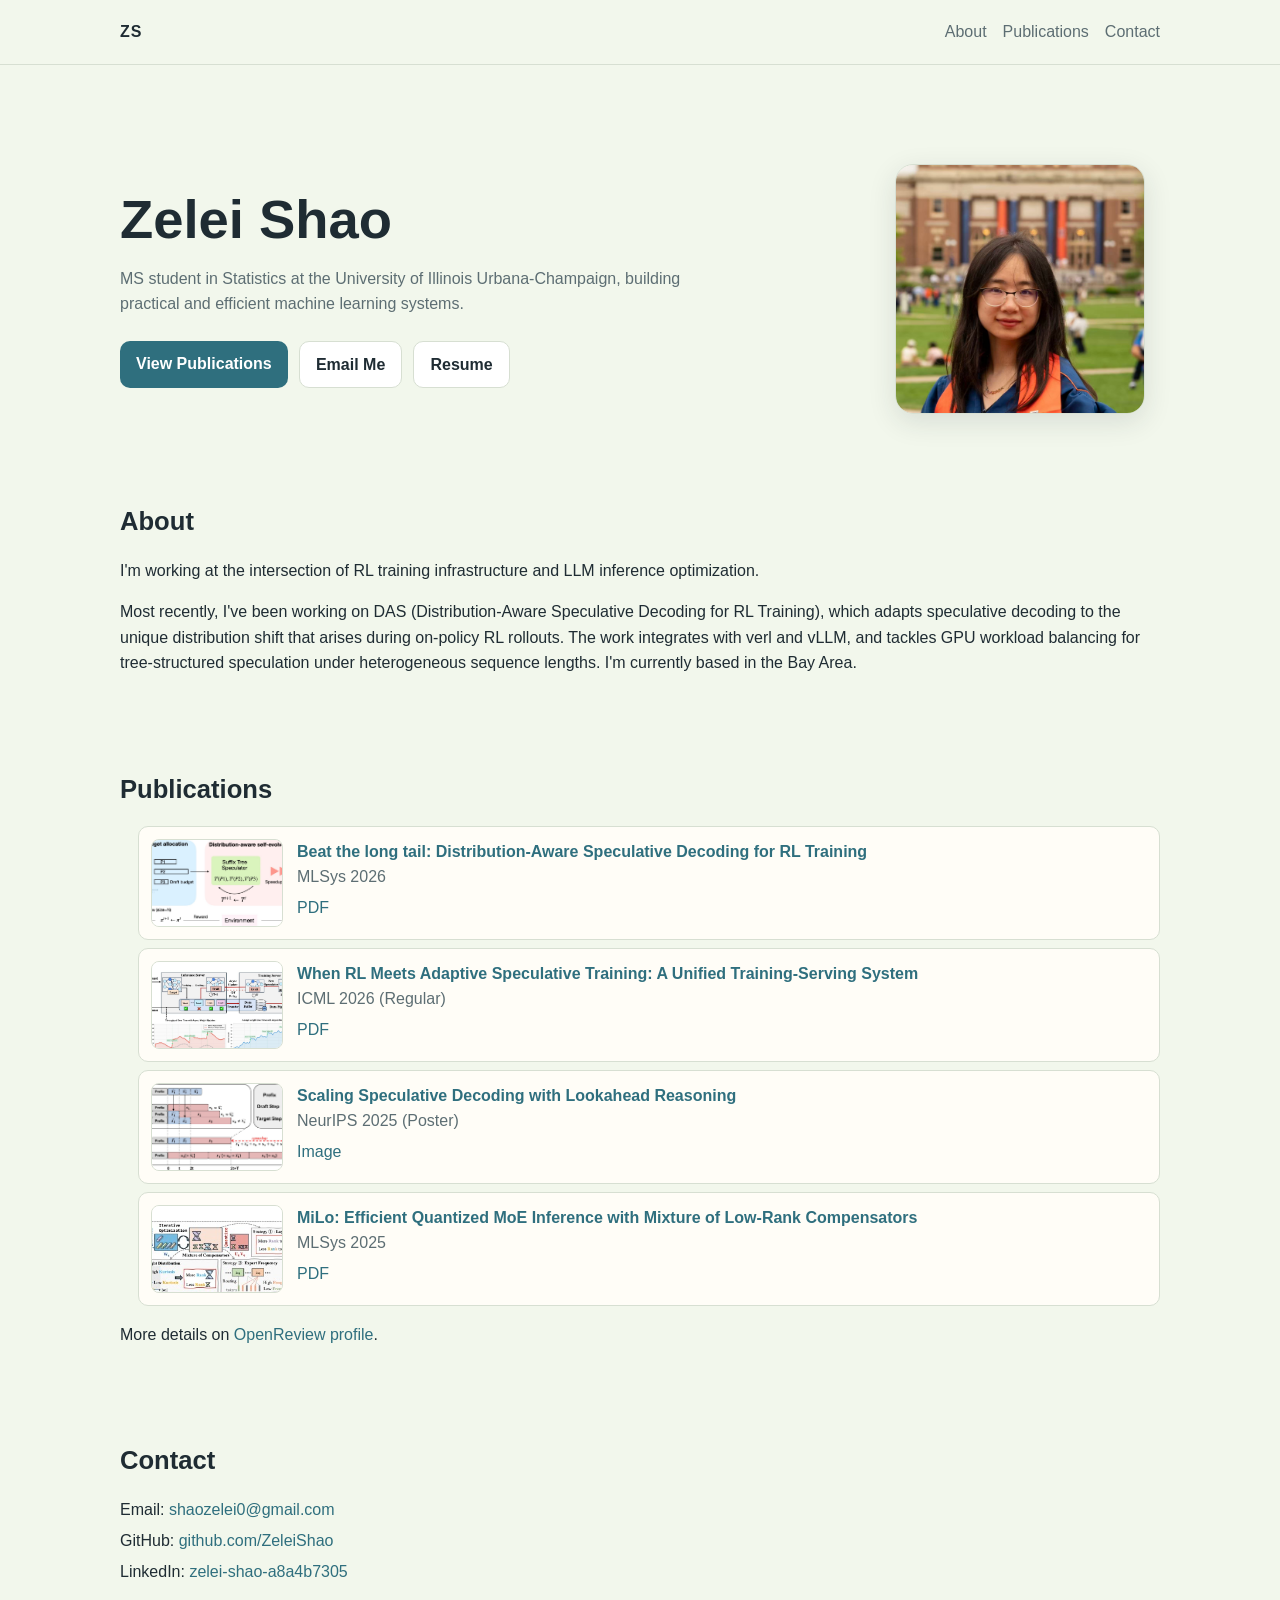
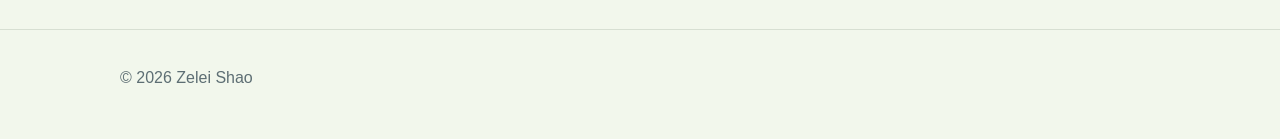
<file: index.html>
<!doctype html>
<html lang="en">
  <head>
    <meta charset="UTF-8" />
    <meta name="viewport" content="width=device-width, initial-scale=1.0" />
    <title>Zelei Shao | ML Systems Portfolio</title>
    <meta
      name="description"
      content="Zelei Shao personal website. MS student at UIUC focused on machine learning systems and deep learning."
    />
    <meta property="og:title" content="Zelei Shao | ML Systems Portfolio" />
    <meta
      property="og:description"
      content="MS student at UIUC working on machine learning systems, deep learning, and efficient inference."
    />
    <meta property="og:type" content="website" />
    <link rel="canonical" href="https://zeleishao.github.io/zelei-personal-site/" />
    <meta property="og:url" content="https://zeleishao.github.io/zelei-personal-site/" />
    <link rel="stylesheet" href="./styles.css" />
  </head>
  <body>
    <header class="site-header">
      <div class="container nav-wrap">
        <a class="logo" href="#home">ZS</a>
        <button id="menu-toggle" class="menu-toggle" aria-expanded="false" aria-controls="site-nav">
          Menu
        </button>
        <nav id="site-nav" class="site-nav">
          <a href="#about">About</a>
          <a href="#publications">Publications</a>
          <a href="#contact">Contact</a>
        </nav>
      </div>
    </header>

    <main id="home">
      <section class="hero container">
        <div class="hero-grid">
          <div class="hero-text">
            <h1>Zelei Shao</h1>
            <p class="lead">
              MS student in Statistics at the University of Illinois Urbana-Champaign, building practical and
              efficient machine learning systems.
            </p>
            <div class="cta-row">
              <a class="button" href="#publications">View Publications</a>
              <a class="button ghost" href="mailto:zelei2@illinois.edu">Email Me</a>
              <a class="button ghost" href="./assets/resume/resume.pdf">Resume</a>
            </div>
          </div>
          <div class="hero-photo-wrap">
            <img class="hero-photo" src="./assets/profile.jpg" alt="Portrait of Zelei Shao" />
          </div>
        </div>
      </section>

      <section id="about" class="section container">
        <h2>About</h2>
        <p>
          I'm working at the intersection of RL training infrastructure and LLM inference optimization.
        </p>
        <p>
          Most recently, I've been working on DAS (Distribution-Aware Speculative Decoding for RL Training),
          which adapts speculative decoding to the unique distribution shift that arises during on-policy RL
          rollouts. The work integrates with verl and vLLM, and tackles GPU workload balancing for
          tree-structured speculation under heterogeneous sequence lengths. I'm currently based in the Bay
          Area.
        </p>
      </section>

      <section id="publications" class="section container">
        <h2>Publications</h2>
        <ul class="publication-list">
          <li class="pub-item">
            <img class="pub-thumb" src="./assets/papers/mlsys26.jpg" alt="Preview image for MLSys 2026 paper" />
            <div>
              <strong>
                <a href="https://arxiv.org/abs/2511.13841" target="_blank" rel="noopener noreferrer">
                  Beat the long tail: Distribution-Aware Speculative Decoding for RL Training
                </a>
              </strong>
              <span>MLSys 2026</span>
              <span class="pub-links">
                <a href="./assets/papers/mlsys26.pdf" target="_blank" rel="noopener noreferrer">PDF</a>
              </span>
            </div>
          </li>
          <li class="pub-item">
            <img class="pub-thumb" src="./assets/papers/icml26.jpg" alt="Preview image for ICML 2026 paper" />
            <div>
              <strong>
                <a href="https://arxiv.org/abs/2602.06932" target="_blank" rel="noopener noreferrer">
                  When RL Meets Adaptive Speculative Training: A Unified Training-Serving System
                </a>
              </strong>
              <span>ICML 2026 (Regular)</span>
              <span class="pub-links">
                <a href="./assets/papers/icml26.pdf" target="_blank" rel="noopener noreferrer">PDF</a>
              </span>
            </div>
          </li>
          <li class="pub-item">
            <img class="pub-thumb" src="./assets/papers/nips25.jpeg" alt="Preview image for NeurIPS 2025 paper" />
            <div>
              <strong>
                <a href="https://arxiv.org/abs/2506.19830" target="_blank" rel="noopener noreferrer">
                  Scaling Speculative Decoding with Lookahead Reasoning
                </a>
              </strong>
              <span>NeurIPS 2025 (Poster)</span>
              <span class="pub-links">
                <a href="./assets/papers/nips25.jpeg" target="_blank" rel="noopener noreferrer">Image</a>
              </span>
            </div>
          </li>
          <li class="pub-item">
            <img class="pub-thumb" src="./assets/papers/mlsys25.jpg" alt="Preview image for MLSys 2025 paper" />
            <div>
              <strong>
                <a href="https://arxiv.org/abs/2504.02658" target="_blank" rel="noopener noreferrer">
                  MiLo: Efficient Quantized MoE Inference with Mixture of Low-Rank Compensators
                </a>
              </strong>
              <span>MLSys 2025</span>
              <span class="pub-links">
                <a href="./assets/papers/mlsys25.pdf" target="_blank" rel="noopener noreferrer">PDF</a>
              </span>
            </div>
          </li>
        </ul>
        <p>
          More details on
          <a href="https://openreview.net/profile?id=~ZELEI_SHAO1">OpenReview profile</a>.
        </p>
      </section>

      <section id="contact" class="section container">
        <h2>Contact</h2>
        <ul class="contact-list">
          <li>Email: <a href="mailto:shaozelei0@gmail.com">shaozelei0@gmail.com</a></li>
          <li>GitHub: <a href="https://github.com/ZeleiShao">github.com/ZeleiShao</a></li>
          <li>LinkedIn: <a href="https://www.linkedin.com/in/zelei-shao-a8a4b7305/en">zelei-shao-a8a4b7305</a></li>
        </ul>
      </section>
    </main>

    <footer class="site-footer">
      <div class="container">
        <p>© <span id="year"></span> Zelei Shao</p>
      </div>
    </footer>

    <script>
      const menuToggle = document.getElementById("menu-toggle");
      const siteNav = document.getElementById("site-nav");
      menuToggle.addEventListener("click", () => {
        const expanded = menuToggle.getAttribute("aria-expanded") === "true";
        menuToggle.setAttribute("aria-expanded", String(!expanded));
        siteNav.classList.toggle("open");
      });

      document.getElementById("year").textContent = new Date().getFullYear();
    </script>
  </body>
</html>
</file>
<file: styles.css>
:root {
  --bg: #f2f7ec;
  --panel: #fffdf7;
  --text: #1f2c33;
  --muted: #5d6e73;
  --line: #d7dfd2;
  --accent: #2f6f7e;
}

* {
  box-sizing: border-box;
}

html,
body {
  margin: 0;
  padding: 0;
}

body {
  font-family: Inter, -apple-system, BlinkMacSystemFont, "Segoe UI", sans-serif;
  background: var(--bg);
  color: var(--text);
  line-height: 1.6;
}

a {
  color: var(--accent);
  text-decoration: none;
}

a:hover {
  text-decoration: underline;
}

.container {
  width: min(1040px, 92vw);
  margin: 0 auto;
}

.site-header {
  position: sticky;
  top: 0;
  z-index: 10;
  backdrop-filter: blur(8px);
  background: color-mix(in srgb, var(--bg) 92%, transparent);
  border-bottom: 1px solid var(--line);
}

.nav-wrap {
  display: flex;
  align-items: center;
  justify-content: space-between;
  min-height: 64px;
}

.logo {
  font-weight: 700;
  letter-spacing: 0.06em;
  color: var(--text);
}

.site-nav {
  display: flex;
  gap: 1rem;
}

.site-nav a {
  color: var(--muted);
}

.site-nav a:hover {
  color: var(--text);
  text-decoration: none;
}

.menu-toggle {
  display: none;
  border: 1px solid var(--line);
  background: var(--panel);
  color: var(--text);
  border-radius: 8px;
  padding: 0.35rem 0.7rem;
}

.hero {
  padding: 6.2rem 0 3rem;
}

.hero-grid {
  display: grid;
  grid-template-columns: 1fr 280px;
  gap: 1.6rem;
  align-items: center;
}

.hero-photo-wrap {
  display: flex;
  justify-content: center;
}

.hero-photo {
  width: 250px;
  height: 250px;
  object-fit: cover;
  border-radius: 18px;
  border: 1px solid var(--line);
  box-shadow: 0 8px 28px rgba(31, 44, 51, 0.12);
}

h1 {
  font-size: clamp(2rem, 6vw, 3.4rem);
  line-height: 1.1;
  margin: 0;
}

.lead {
  margin-top: 1rem;
  color: var(--muted);
  max-width: 65ch;
}

.cta-row {
  display: flex;
  flex-wrap: wrap;
  gap: 0.7rem;
  margin-top: 1.5rem;
}

.button {
  display: inline-block;
  color: #fff;
  background: var(--accent);
  padding: 0.62rem 1rem;
  border-radius: 10px;
  font-weight: 600;
}

.button:hover {
  text-decoration: none;
  filter: brightness(1.06);
}

.button.ghost {
  background: #fff;
  border: 1px solid var(--line);
  color: var(--text);
}

.section {
  padding: 2.4rem 0;
}

h2 {
  font-size: 1.6rem;
  margin: 0 0 1rem;
}

.card-grid {
  display: grid;
  grid-template-columns: repeat(auto-fit, minmax(250px, 1fr));
  gap: 1rem;
}

.card {
  background: var(--panel);
  border: 1px solid var(--line);
  border-radius: 12px;
  padding: 1rem;
}

.card h3 {
  margin-top: 0.1rem;
}

.meta {
  color: var(--muted);
  font-size: 0.92rem;
}

.publication-list {
  margin: 0;
  padding-left: 1.1rem;
}

.publication-list li {
  margin: 0.5rem 0;
}

.publication-list span {
  display: block;
  color: var(--muted);
}

.pub-item {
  display: grid;
  grid-template-columns: 132px 1fr;
  gap: 0.9rem;
  padding: 0.75rem;
  border: 1px solid var(--line);
  border-radius: 10px;
  background: var(--panel);
}

.pub-thumb {
  width: 132px;
  height: 88px;
  object-fit: cover;
  border-radius: 8px;
  border: 1px solid var(--line);
  background: #eef2ea;
}

.pub-links {
  display: block;
  margin-top: 0.3rem;
}

.contact-list {
  list-style: none;
  padding: 0;
  margin: 0.75rem 0 0;
}

.contact-list li {
  margin: 0.35rem 0;
}

.site-footer {
  border-top: 1px solid var(--line);
  padding: 1.2rem 0 2rem;
  color: var(--muted);
}

@media (max-width: 760px) {
  .hero-grid {
    grid-template-columns: 1fr;
  }

  .hero-photo {
    width: 200px;
    height: 200px;
  }

  .menu-toggle {
    display: inline-block;
  }

  .site-nav {
    display: none;
    position: absolute;
    top: 64px;
    left: 0;
    right: 0;
    padding: 0.85rem 4vw 1rem;
    flex-direction: column;
    background: var(--bg);
    border-bottom: 1px solid var(--line);
  }

  .site-nav.open {
    display: flex;
  }

  .pub-item {
    grid-template-columns: 1fr;
  }

  .pub-thumb {
    width: 100%;
    height: 160px;
  }
}
</file>
